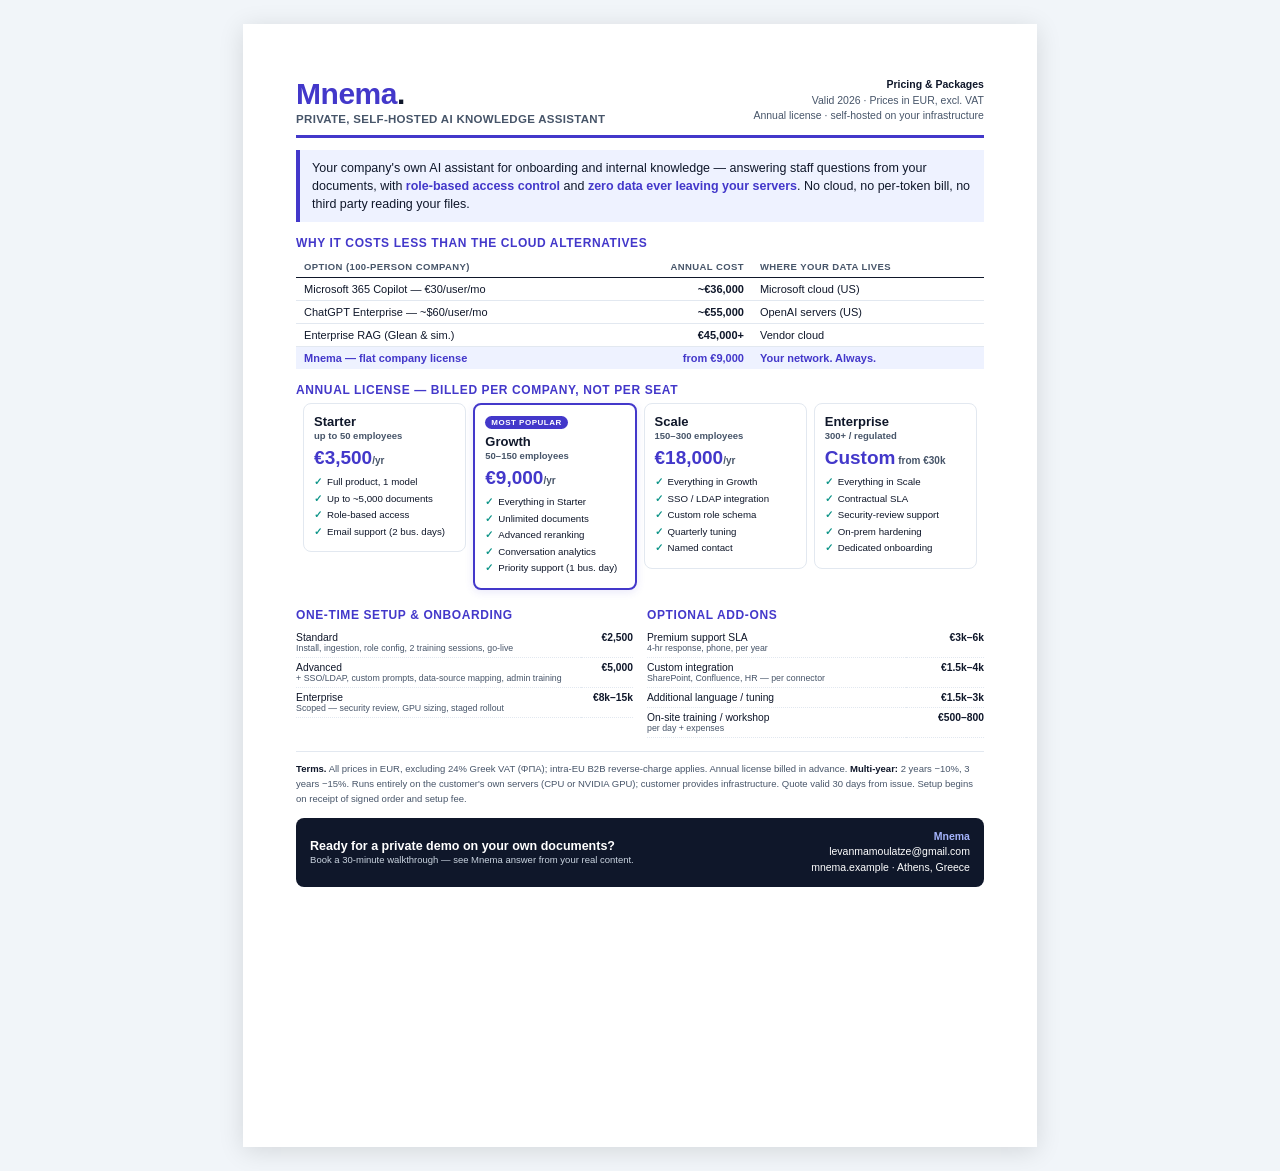
<file: pricing-sheet.html>
<!DOCTYPE html>
<html lang="en">
<head>
<meta charset="utf-8">
<title>Mnema — Pricing</title>
<style>
  :root{
    --ink:#0f172a; --muted:#475569; --line:#e2e8f0;
    --brand:#4338ca; --brand-soft:#eef2ff; --accent:#0d9488;
    --win:#0d9488;
  }
  *{box-sizing:border-box;margin:0;padding:0}
  html,body{font-family:-apple-system,"Segoe UI",Roboto,Helvetica,Arial,sans-serif;color:var(--ink);}
  body{background:#f1f5f9;padding:24px;}
  .page{
    width:210mm;min-height:297mm;margin:0 auto;background:#fff;
    padding:14mm 14mm 10mm;box-shadow:0 4px 24px rgba(0,0,0,.12);
  }
  /* Header */
  .head{display:flex;justify-content:space-between;align-items:flex-start;border-bottom:3px solid var(--brand);padding-bottom:10px;}
  .brand{font-size:30px;font-weight:800;letter-spacing:-.5px;color:var(--brand);}
  .brand span{color:var(--ink);}
  .tag{font-size:11.5px;color:var(--muted);margin-top:2px;font-weight:600;letter-spacing:.3px;text-transform:uppercase;}
  .head .right{text-align:right;font-size:10.5px;color:var(--muted);line-height:1.5;}
  .head .right b{color:var(--ink);}
  /* Value line */
  .value{background:var(--brand-soft);border-left:4px solid var(--brand);
    padding:9px 12px;margin:12px 0;font-size:12.5px;line-height:1.45;}
  .value b{color:var(--brand);}
  h2{font-size:12px;text-transform:uppercase;letter-spacing:.6px;color:var(--brand);
    margin:14px 0 6px;font-weight:800;}
  /* Anchor table */
  table{width:100%;border-collapse:collapse;font-size:11px;}
  .anchor td{padding:5px 8px;border-bottom:1px solid var(--line);}
  .anchor tr:first-child td{font-weight:700;color:var(--muted);font-size:9.5px;text-transform:uppercase;letter-spacing:.4px;border-bottom:1.5px solid var(--ink);}
  .anchor .price{text-align:right;font-weight:700;white-space:nowrap;}
  .anchor .ours{background:var(--brand-soft);}
  .anchor .ours td{font-weight:800;color:var(--brand);border-bottom:none;}
  .anchor .ours .price{color:var(--brand);}
  /* Tiers */
  .tiers{width:100%;border-collapse:separate;border-spacing:7px 0;table-layout:fixed;}
  .tiers td{vertical-align:top;width:25%;}
  .card{border:1px solid var(--line);border-radius:8px;padding:10px;height:100%;}
  .card.best{border:2px solid var(--brand);box-shadow:0 2px 8px rgba(67,56,202,.12);}
  .badge{display:inline-block;background:var(--brand);color:#fff;font-size:8px;font-weight:800;
    text-transform:uppercase;letter-spacing:.5px;padding:2px 6px;border-radius:10px;margin-bottom:5px;}
  .tname{font-size:13px;font-weight:800;}
  .tsize{font-size:9.5px;color:var(--muted);margin:1px 0 7px;font-weight:600;}
  .tprice{font-size:19px;font-weight:800;color:var(--brand);line-height:1;}
  .tprice small{font-size:10px;color:var(--muted);font-weight:600;}
  .tlist{list-style:none;margin-top:8px;font-size:9.7px;line-height:1.5;color:var(--ink);}
  .tlist li{padding-left:13px;position:relative;margin-bottom:2px;}
  .tlist li:before{content:"✓";position:absolute;left:0;color:var(--accent);font-weight:800;}
  /* Two-col block */
  .cols{display:flex;gap:14px;margin-top:4px;}
  .col{flex:1;}
  .mini{width:100%;border-collapse:collapse;font-size:10.3px;}
  .mini td{padding:4px 0;border-bottom:1px dotted var(--line);vertical-align:top;}
  .mini td:last-child{text-align:right;font-weight:700;white-space:nowrap;padding-left:8px;}
  .mini .lbl{color:var(--ink);}
  .mini .sub{color:var(--muted);font-size:8.8px;display:block;}
  /* Terms */
  .terms{margin-top:13px;border-top:1px solid var(--line);padding-top:9px;
    font-size:9.5px;color:var(--muted);line-height:1.6;}
  .terms b{color:var(--ink);}
  .cta{margin-top:11px;background:var(--ink);color:#fff;border-radius:8px;
    padding:11px 14px;display:flex;justify-content:space-between;align-items:center;}
  .cta .t{font-size:12.5px;font-weight:700;}
  .cta .t small{display:block;font-weight:500;color:#cbd5e1;font-size:9.5px;margin-top:1px;}
  .cta .c{text-align:right;font-size:10.5px;line-height:1.5;}
  .cta .c b{color:#a5b4fc;}
  @media print{
    body{background:#fff;padding:0;}
    .page{box-shadow:none;margin:0;width:auto;min-height:auto;padding:10mm 12mm;}
    @page{size:A4;margin:0;}
  }
</style>
</head>
<body>
<div class="page">

  <div class="head">
    <div>
      <div class="brand">Mnema<span>.</span></div>
      <div class="tag">Private, self-hosted AI knowledge assistant</div>
    </div>
    <div class="right">
      <b>Pricing &amp; Packages</b><br>
      Valid 2026 · Prices in EUR, excl. VAT<br>
      Annual license · self-hosted on your infrastructure
    </div>
  </div>

  <div class="value">
    Your company's own AI assistant for onboarding and internal knowledge — answering staff
    questions from your documents, with <b>role-based access control</b> and
    <b>zero data ever leaving your servers</b>. No cloud, no per-token bill, no third party
    reading your files.
  </div>

  <h2>Why it costs less than the cloud alternatives</h2>
  <table class="anchor">
    <tr><td>Option (100-person company)</td><td class="price">Annual cost</td><td>Where your data lives</td></tr>
    <tr><td>Microsoft 365 Copilot — €30/user/mo</td><td class="price">~€36,000</td><td>Microsoft cloud (US)</td></tr>
    <tr><td>ChatGPT Enterprise — ~$60/user/mo</td><td class="price">~€55,000</td><td>OpenAI servers (US)</td></tr>
    <tr><td>Enterprise RAG (Glean &amp; sim.)</td><td class="price">€45,000+</td><td>Vendor cloud</td></tr>
    <tr class="ours"><td>Mnema — flat company license</td><td class="price">from €9,000</td><td>Your network. Always.</td></tr>
  </table>

  <h2>Annual license — billed per company, not per seat</h2>
  <table class="tiers"><tr>
    <td><div class="card">
      <div class="tname">Starter</div>
      <div class="tsize">up to 50 employees</div>
      <div class="tprice">€3,500<small>/yr</small></div>
      <ul class="tlist">
        <li>Full product, 1 model</li>
        <li>Up to ~5,000 documents</li>
        <li>Role-based access</li>
        <li>Email support (2 bus. days)</li>
      </ul>
    </div></td>
    <td><div class="card best">
      <div class="badge">Most popular</div>
      <div class="tname">Growth</div>
      <div class="tsize">50–150 employees</div>
      <div class="tprice">€9,000<small>/yr</small></div>
      <ul class="tlist">
        <li>Everything in Starter</li>
        <li>Unlimited documents</li>
        <li>Advanced reranking</li>
        <li>Conversation analytics</li>
        <li>Priority support (1 bus. day)</li>
      </ul>
    </div></td>
    <td><div class="card">
      <div class="tname">Scale</div>
      <div class="tsize">150–300 employees</div>
      <div class="tprice">€18,000<small>/yr</small></div>
      <ul class="tlist">
        <li>Everything in Growth</li>
        <li>SSO / LDAP integration</li>
        <li>Custom role schema</li>
        <li>Quarterly tuning</li>
        <li>Named contact</li>
      </ul>
    </div></td>
    <td><div class="card">
      <div class="tname">Enterprise</div>
      <div class="tsize">300+ / regulated</div>
      <div class="tprice">Custom<small> from €30k</small></div>
      <ul class="tlist">
        <li>Everything in Scale</li>
        <li>Contractual SLA</li>
        <li>Security-review support</li>
        <li>On-prem hardening</li>
        <li>Dedicated onboarding</li>
      </ul>
    </div></td>
  </tr></table>

  <div class="cols">
    <div class="col">
      <h2>One-time setup &amp; onboarding</h2>
      <table class="mini">
        <tr><td class="lbl">Standard <span class="sub">Install, ingestion, role config, 2 training sessions, go-live</span></td><td>€2,500</td></tr>
        <tr><td class="lbl">Advanced <span class="sub">+ SSO/LDAP, custom prompts, data-source mapping, admin training</span></td><td>€5,000</td></tr>
        <tr><td class="lbl">Enterprise <span class="sub">Scoped — security review, GPU sizing, staged rollout</span></td><td>€8k–15k</td></tr>
      </table>
    </div>
    <div class="col">
      <h2>Optional add-ons</h2>
      <table class="mini">
        <tr><td class="lbl">Premium support SLA <span class="sub">4-hr response, phone, per year</span></td><td>€3k–6k</td></tr>
        <tr><td class="lbl">Custom integration <span class="sub">SharePoint, Confluence, HR — per connector</span></td><td>€1.5k–4k</td></tr>
        <tr><td class="lbl">Additional language / tuning</td><td>€1.5k–3k</td></tr>
        <tr><td class="lbl">On-site training / workshop <span class="sub">per day + expenses</span></td><td>€500–800</td></tr>
      </table>
    </div>
  </div>

  <div class="terms">
    <b>Terms.</b> All prices in EUR, excluding 24% Greek VAT (ΦΠΑ); intra-EU B2B reverse-charge applies.
    Annual license billed in advance. <b>Multi-year:</b> 2 years −10%, 3 years −15%.
    Runs entirely on the customer's own servers (CPU or NVIDIA GPU); customer provides infrastructure.
    Quote valid 30 days from issue. Setup begins on receipt of signed order and setup fee.
  </div>

  <div class="cta">
    <div class="t">Ready for a private demo on your own documents?<small>Book a 30-minute walkthrough — see Mnema answer from your real content.</small></div>
    <div class="c"><b>Mnema</b><br>levanmamoulatze@gmail.com<br>mnema.example · Athens, Greece</div>
  </div>

</div>
</body>
</html>
</file>
